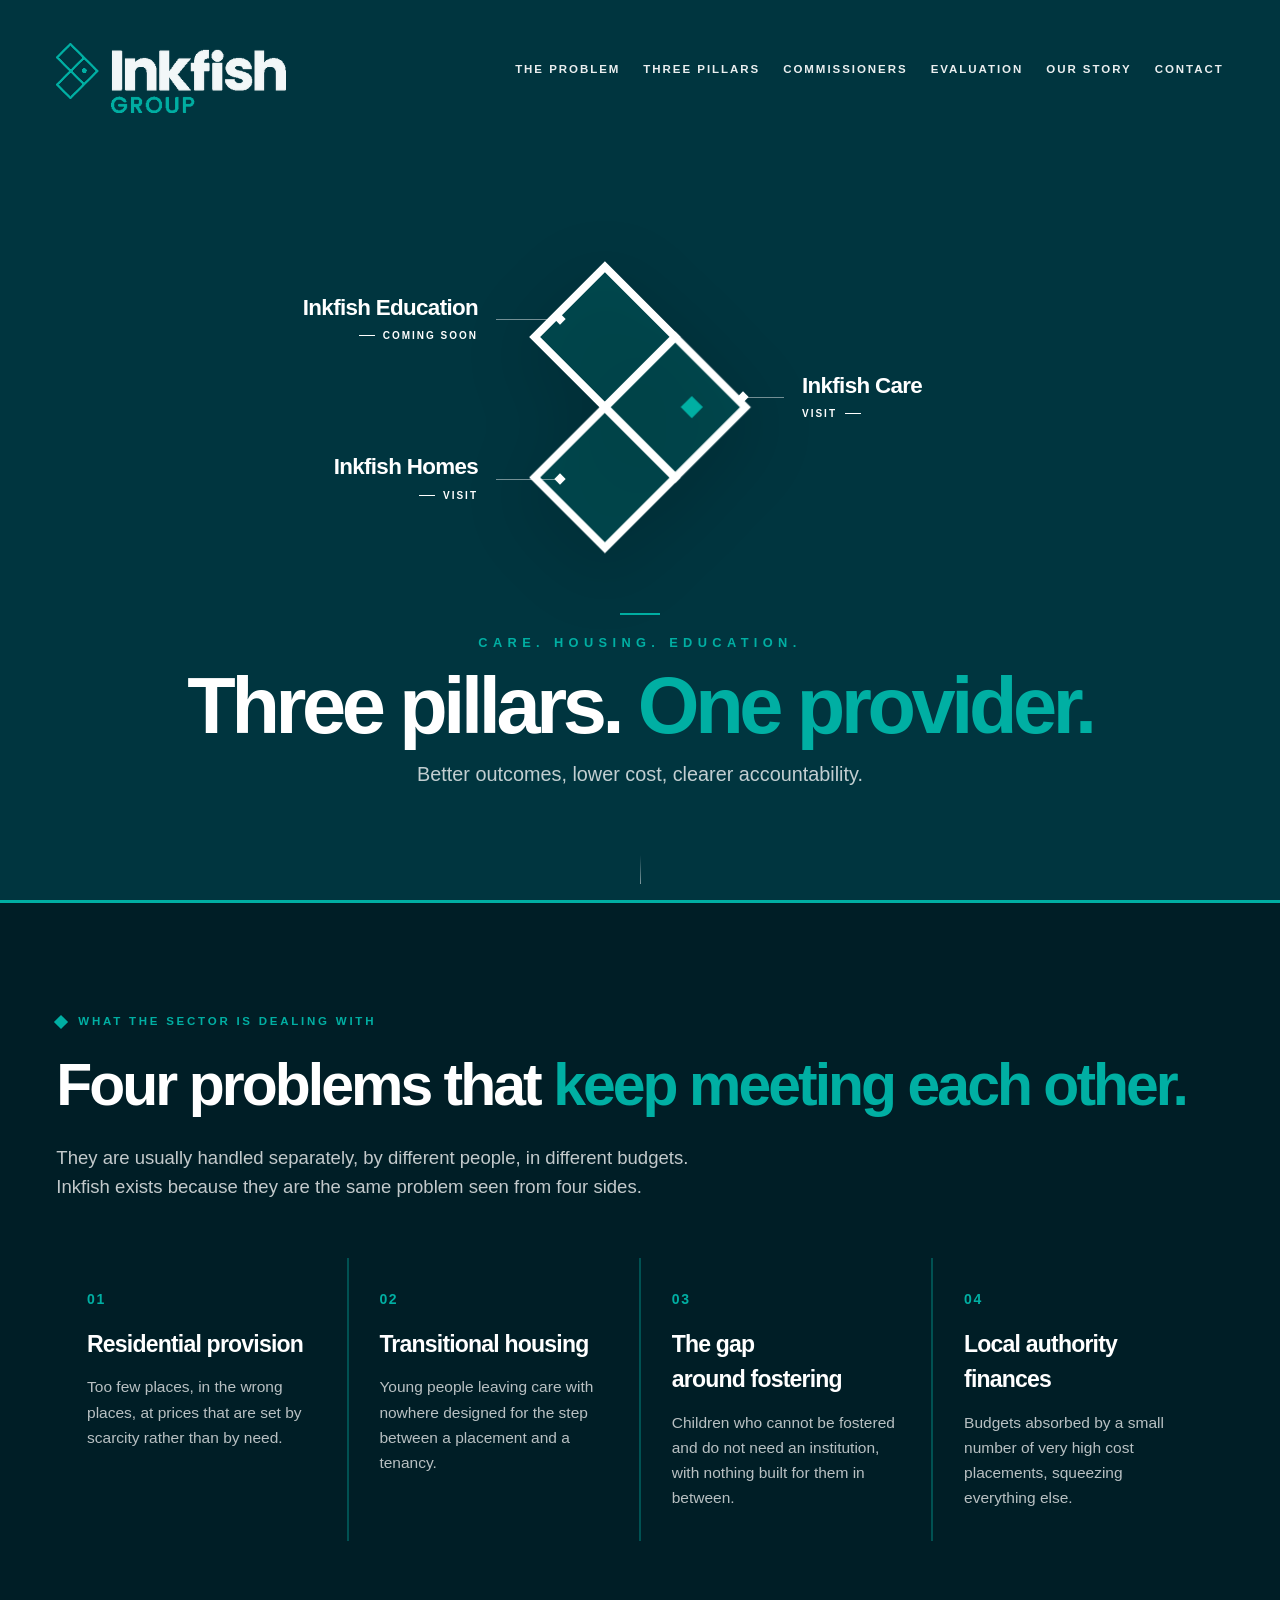
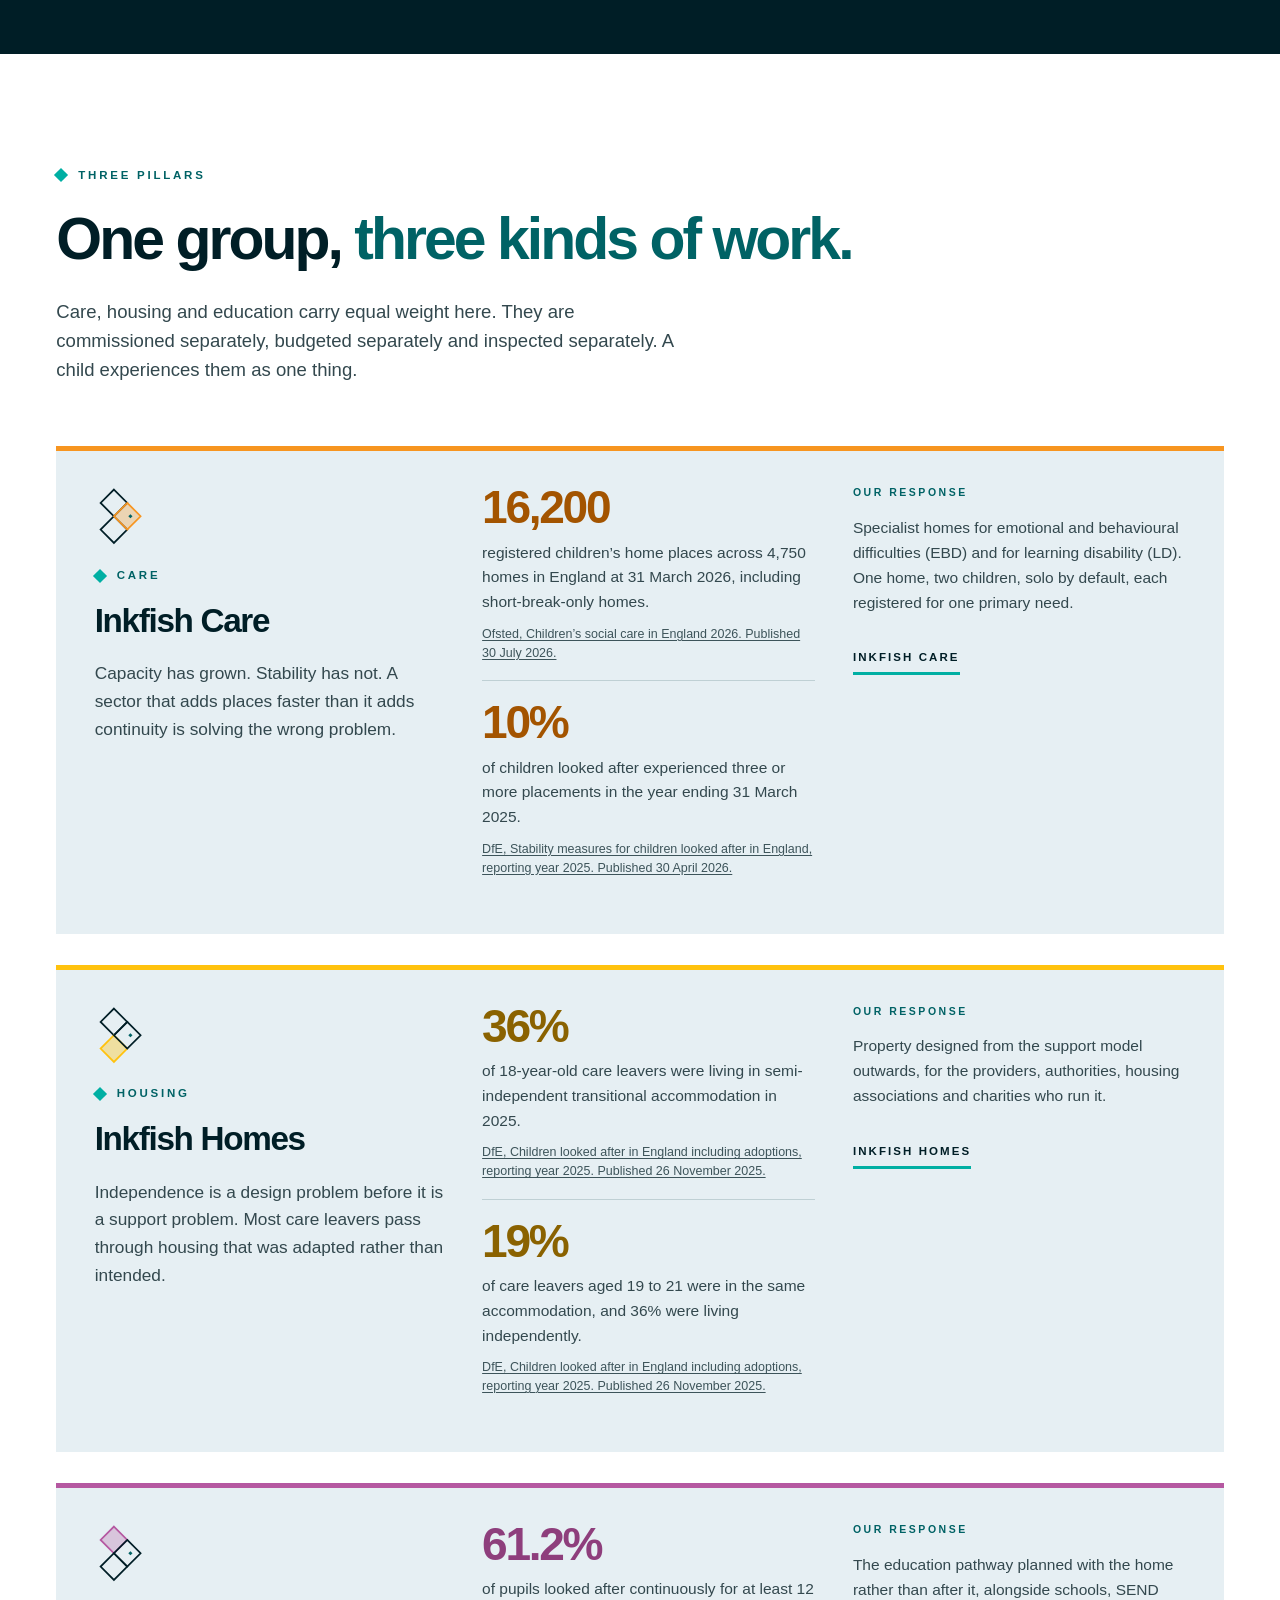
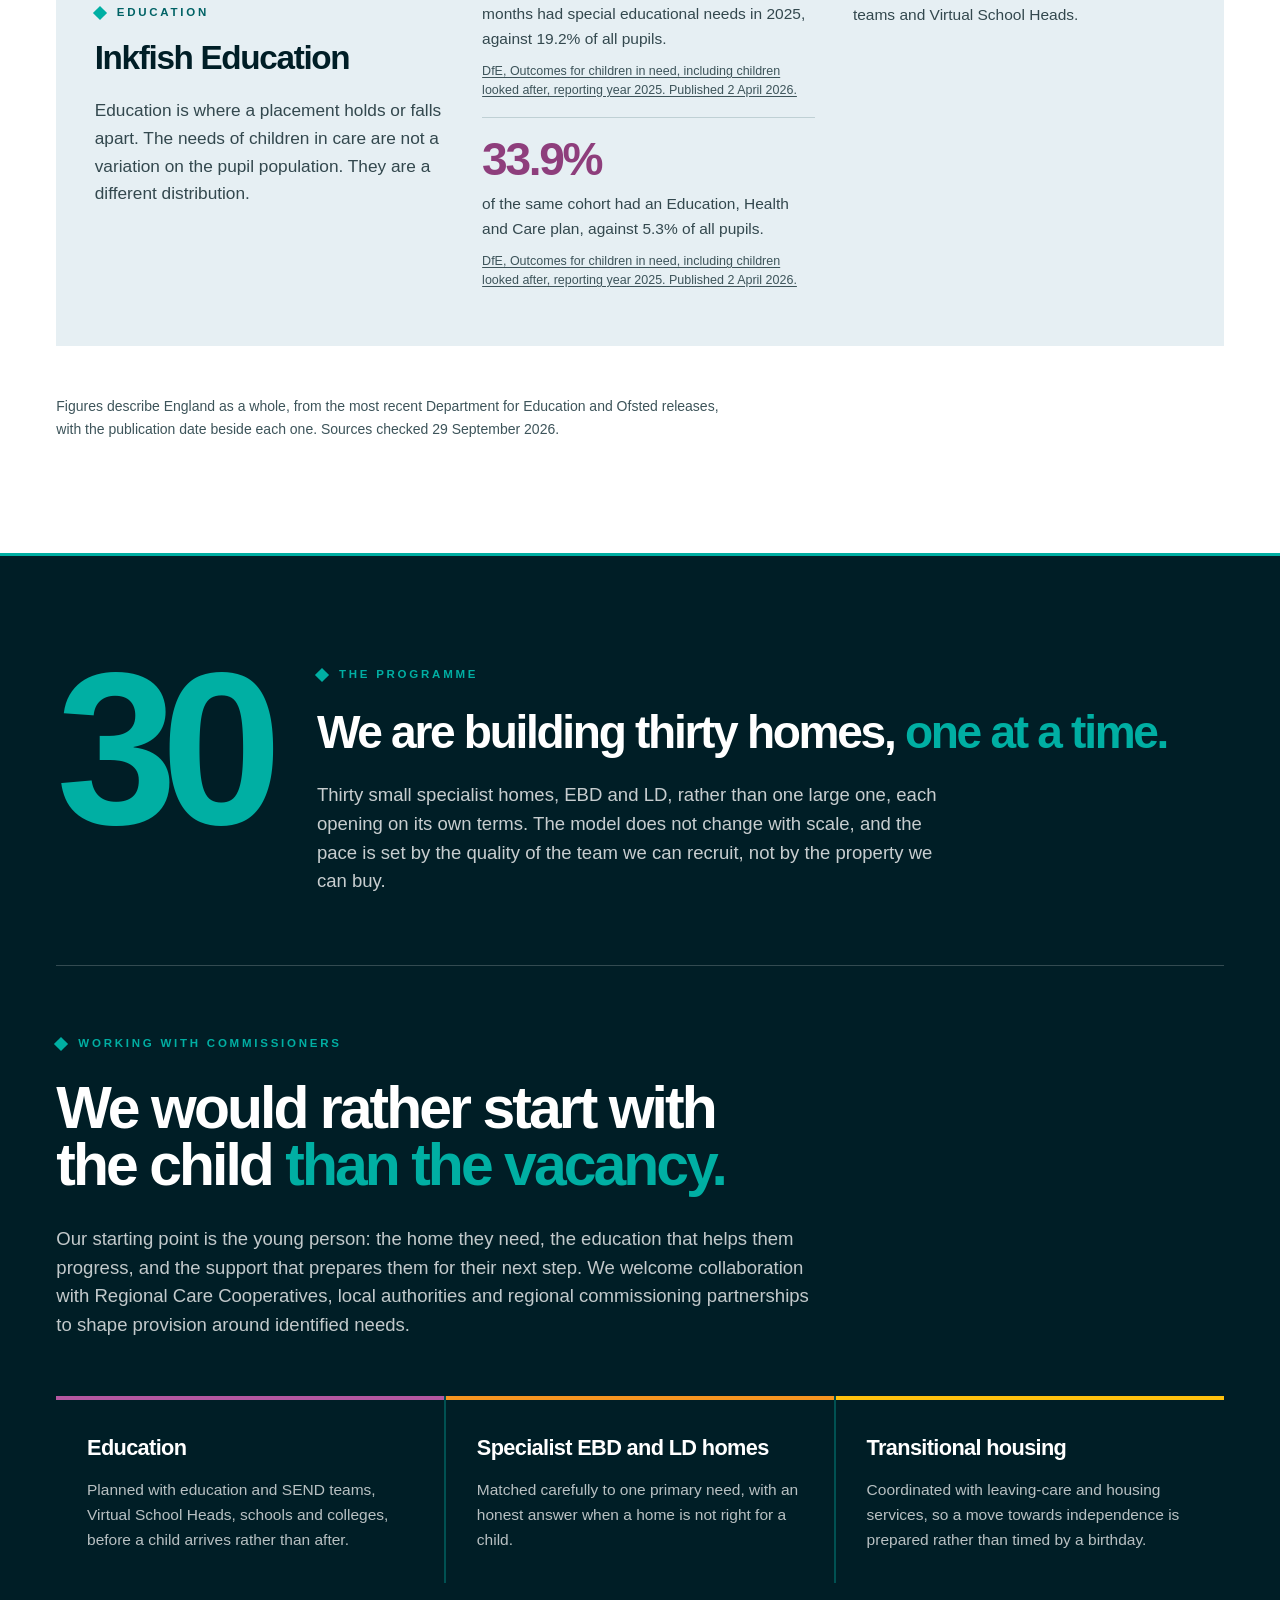
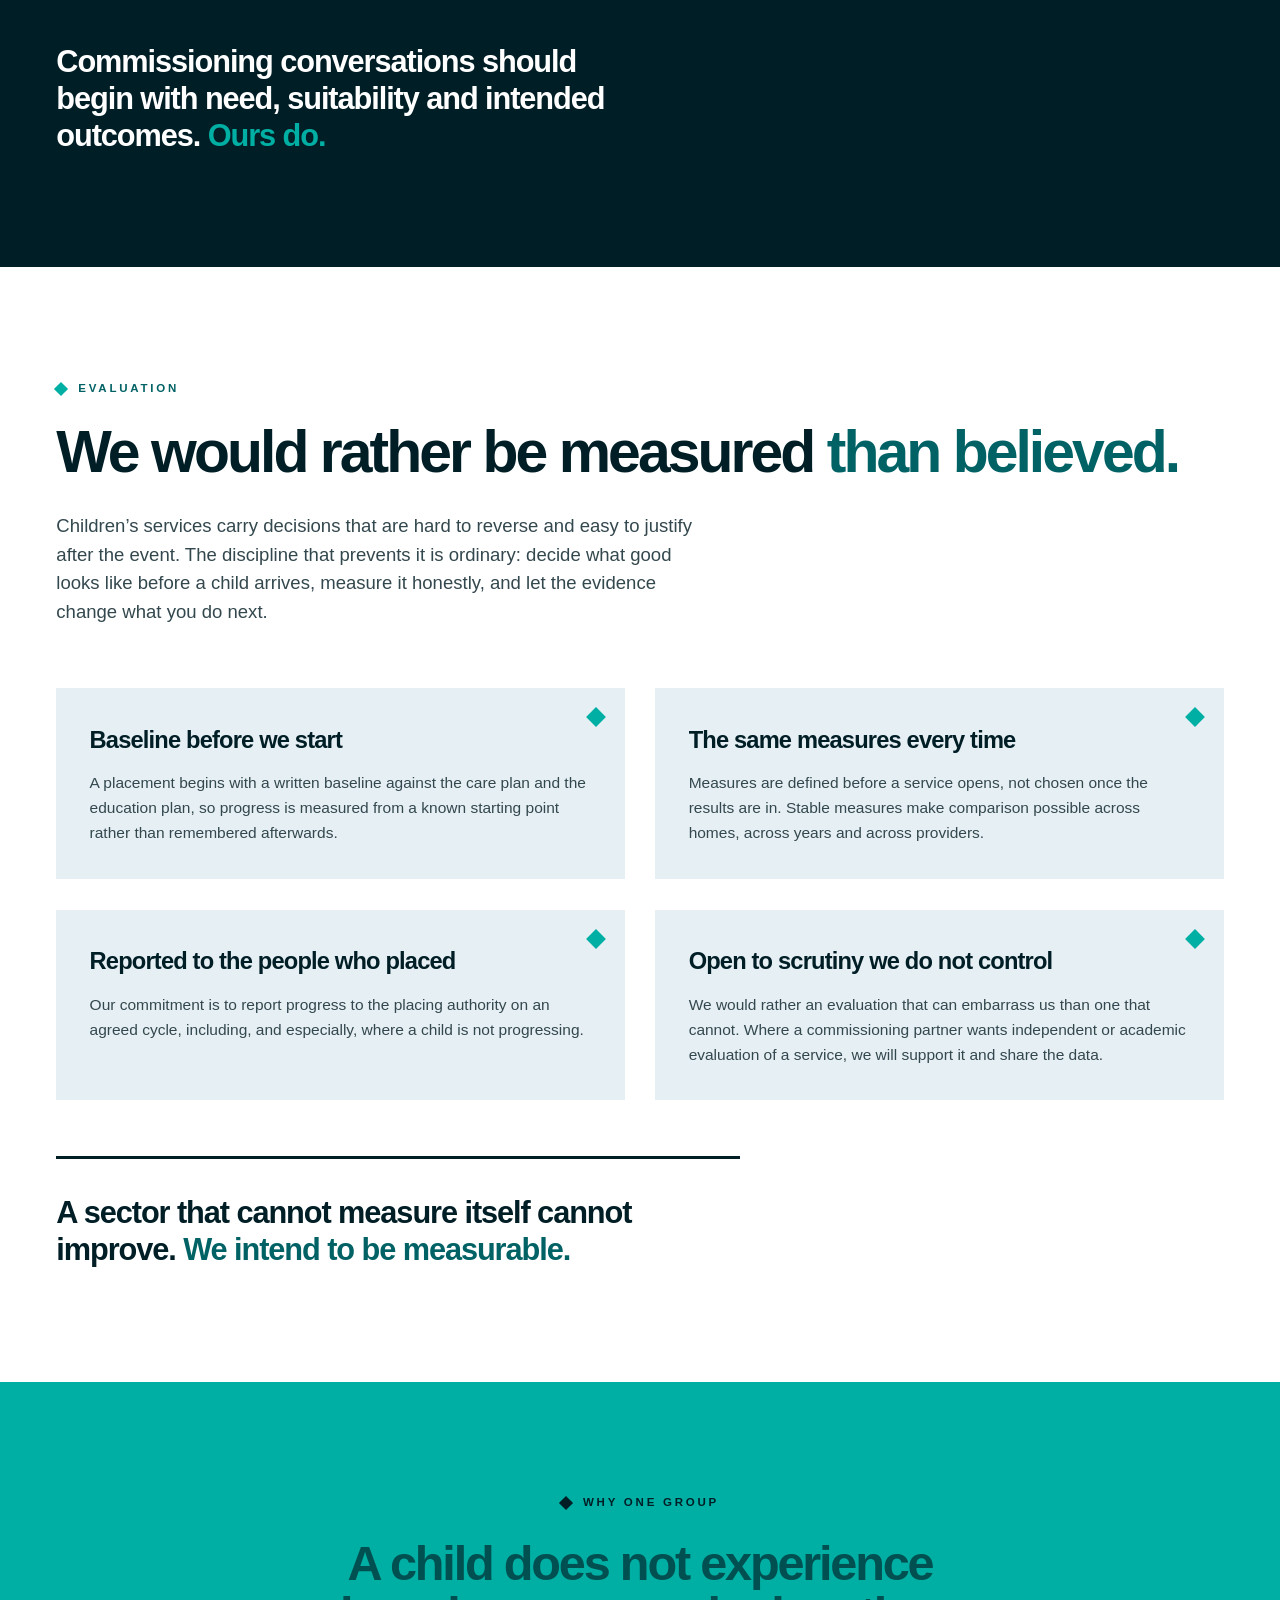
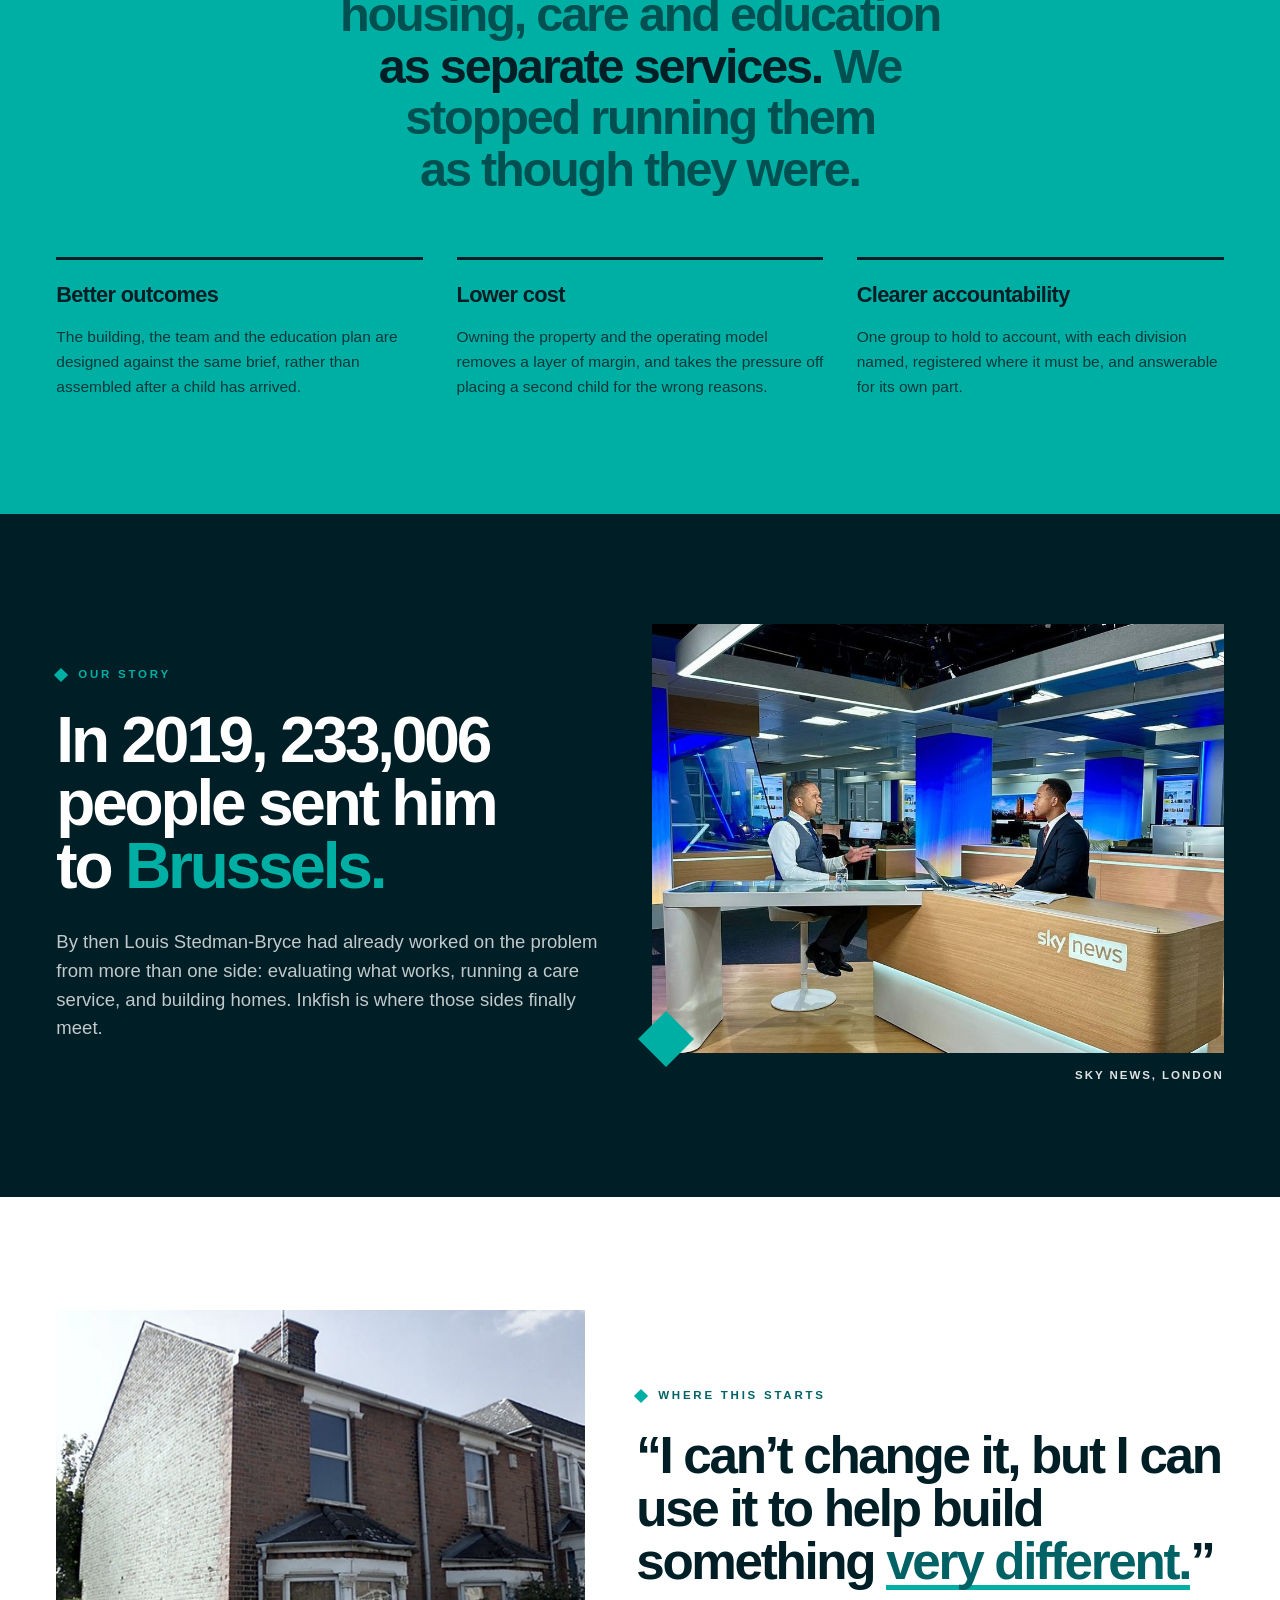
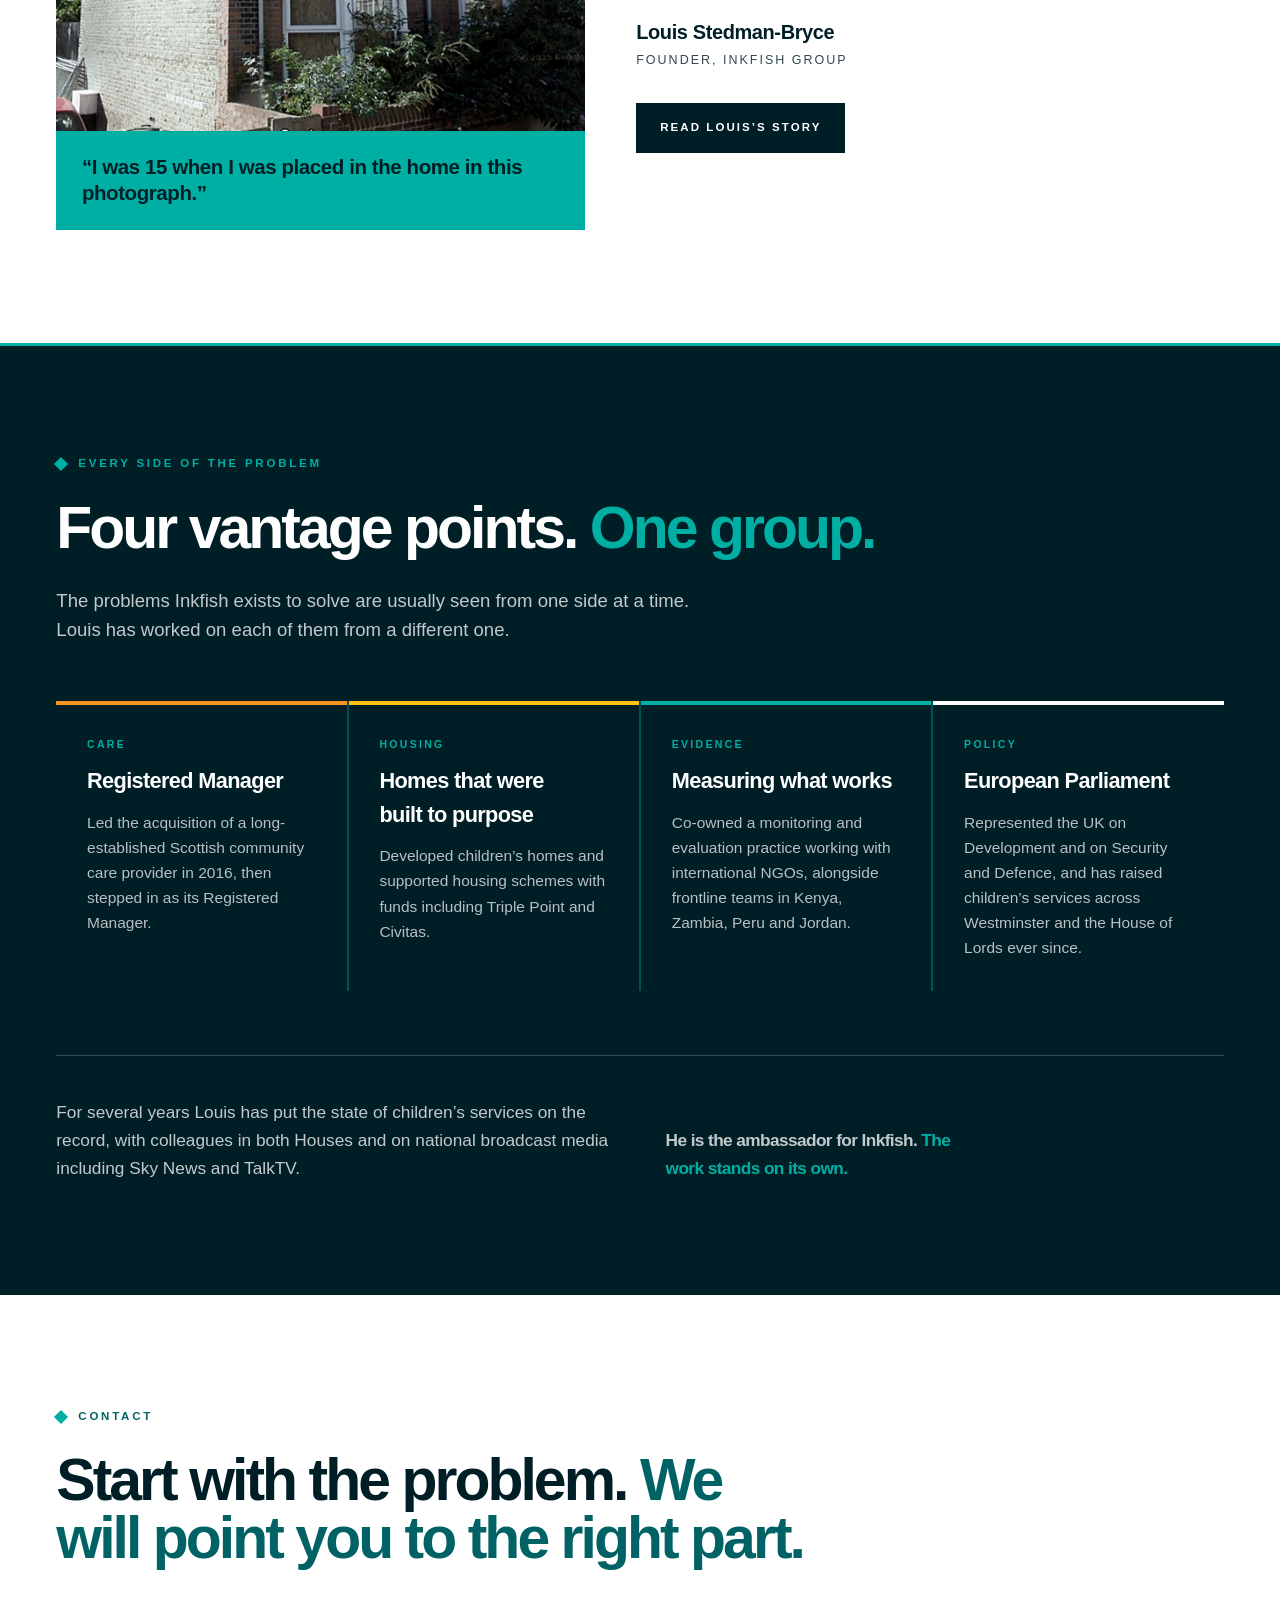
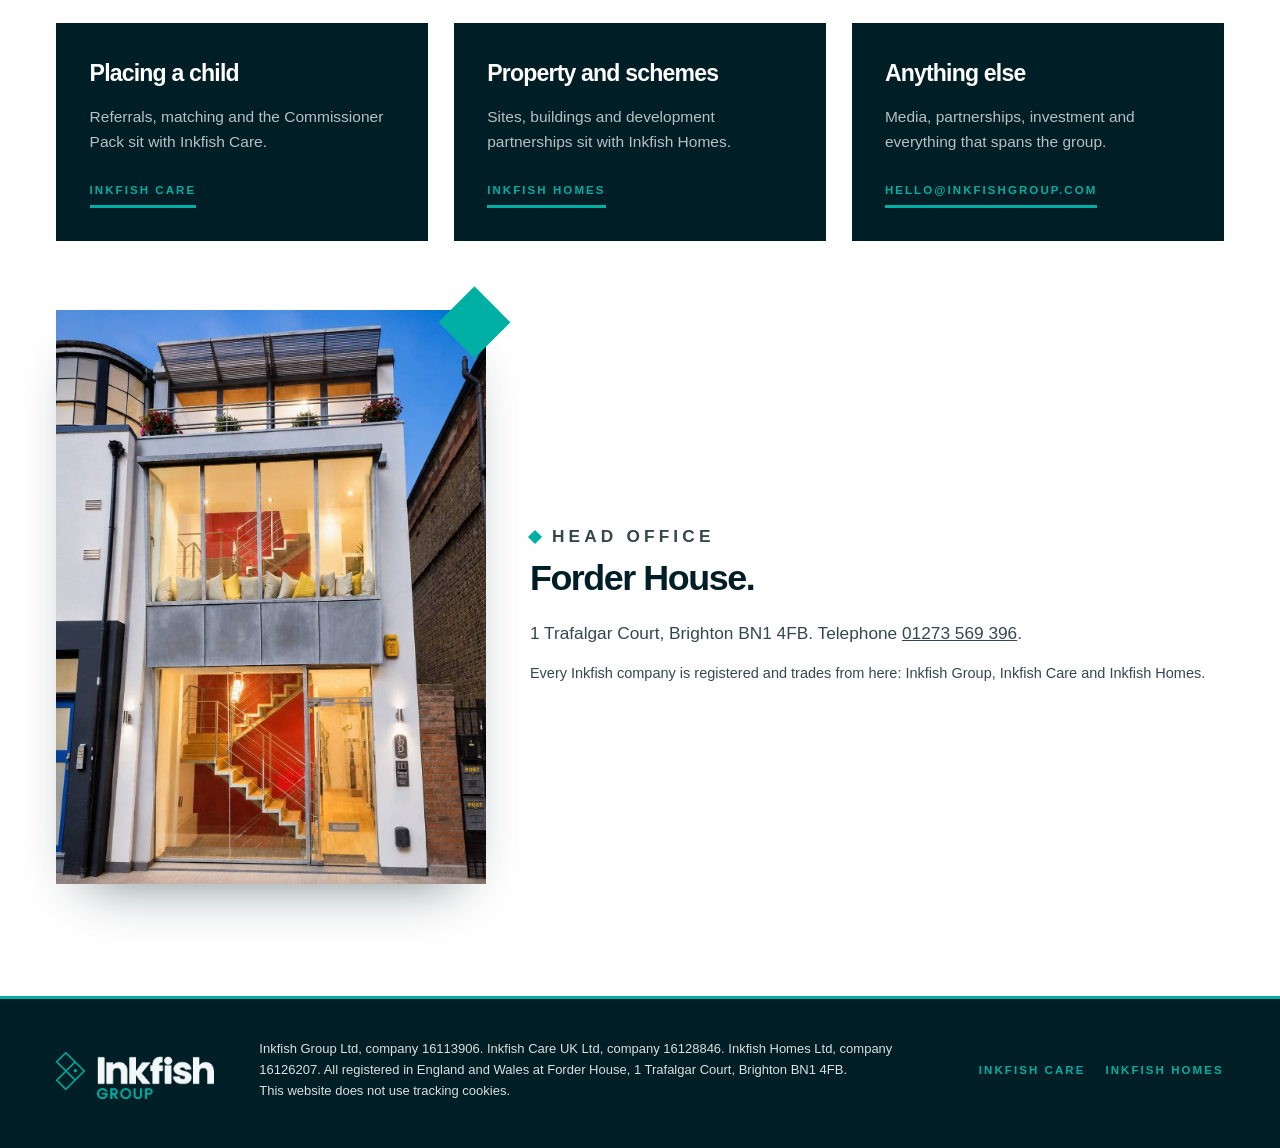
<file: index.html>
<!doctype html>
<html lang="en-GB">
<head>
<meta charset="utf-8">
<meta name="viewport" content="width=device-width, initial-scale=1, viewport-fit=cover">
<title>Inkfish Group | Care, housing and education</title>
<meta name="description" content="Inkfish Group brings care, housing and education together for children and young people. Three pillars. One provider.">
<link rel="canonical" href="https://inkfishgroup.com/">
<meta name="robots" content="index, follow, max-image-preview:large">
<meta name="google-site-verification" content="EkApMpMq0-fE5QP3zp8qCqHKcUMPx9ortOsGmaYwu4o">
<meta name="theme-color" content="#00353F">
<meta name="color-scheme" content="light">
<meta property="og:type" content="website">
<meta property="og:site_name" content="Inkfish Group">
<meta property="og:locale" content="en_GB">
<meta property="og:title" content="Inkfish Group | Care, housing and education">
<meta property="og:description" content="Inkfish Group brings care, housing and education together for children and young people. Three pillars. One provider.">
<meta property="og:url" content="https://inkfishgroup.com/">
<meta property="og:image" content="https://inkfishgroup.com/assets/images/louis-sky-news.jpg">
<meta property="og:image:alt" content="Louis Stedman-Bryce being interviewed in the Sky News studio">
<meta property="og:image:width" content="1000">
<meta property="og:image:height" content="1333">
<meta name="twitter:card" content="summary_large_image">
<meta name="twitter:title" content="Inkfish Group | Care, housing and education">
<meta name="twitter:description" content="Inkfish Group brings care, housing and education together for children and young people. Three pillars. One provider.">
<meta name="twitter:image" content="https://inkfishgroup.com/assets/images/louis-sky-news.jpg">
<meta name="twitter:image:alt" content="Louis Stedman-Bryce being interviewed in the Sky News studio">
<link rel="icon" href="assets/images/inkfish-diamond-mark.png" type="image/png">
<link rel="apple-touch-icon" href="assets/images/inkfish-diamond-mark.png">
<link rel="manifest" href="site.webmanifest">
<link rel="stylesheet" href="assets/css/style.css">
<script type="application/ld+json">
{
  "@context": "https://schema.org",
  "@graph": [
    {
      "@type": "Organization",
      "@id": "https://inkfishgroup.com/#organization",
      "name": "Inkfish Group",
      "legalName": "Inkfish Group Ltd",
      "url": "https://inkfishgroup.com/",
      "logo": "https://inkfishgroup.com/assets/images/inkfish-diamond-mark.png",
      "email": "hello@inkfishgroup.com",
      "telephone": "+441273569396",
      "address": {
        "@type": "PostalAddress",
        "streetAddress": "Forder House, 1 Trafalgar Court",
        "addressLocality": "Brighton",
        "postalCode": "BN1 4FB",
        "addressCountry": "GB"
      },
      "subOrganization": [
        { "@type": "Organization", "name": "Inkfish Care", "url": "https://www.inkfishcare.com" },
        { "@type": "Organization", "name": "Inkfish Homes", "url": "https://www.inkfishhomes.com" },
        { "@type": "Organization", "name": "Inkfish Education" }
      ]
    },
    {
      "@type": "WebSite",
      "@id": "https://inkfishgroup.com/#website",
      "name": "Inkfish Group",
      "url": "https://inkfishgroup.com/",
      "inLanguage": "en-GB",
      "publisher": { "@id": "https://inkfishgroup.com/#organization" },
      "description": "Inkfish Group brings care, housing and education together for children and young people."
    }
  ]
}
</script>
</head>
<body>
<a class="skip" href="#main">Skip to content</a>
<div class="site">
<header class="hero" id="hero">
<div class="paper"></div>
<div class="rail">
<a class="rl" href="#hero"><span class="vh">Inkfish Group</span><span class="lk lk-header" aria-hidden="true"><i class="d"></i><span class="tx"><i class="w w-group"></i><i class="s s-group"></i></span></span></a>
<button type="button" class="nav-toggle" aria-expanded="false" aria-controls="site-nav">Menu</button>
<nav class="nv" id="site-nav" aria-label="Primary">
<a href="#sector">The problem</a>
<a href="#pillars">Three pillars</a>
<a href="#commissioners">Commissioners</a>
<a href="#evidence">Evaluation</a>
<a href="#story">Our story</a>
<a href="#contact">Contact</a>
</nav>
</div>
<div class="hin">
<div class="stage" id="stage">
<a class="tg tg-care" href="https://www.inkfishcare.com" rel="noopener noreferrer" data-piece="care"><span class="tg-n">Inkfish Care</span><span class="tg-c">Visit<i aria-hidden="true"></i></span></a>
<a class="tg tg-homes" href="https://www.inkfishhomes.com" rel="noopener noreferrer" data-piece="homes"><span class="tg-n">Inkfish Homes</span><span class="tg-c">Visit<i aria-hidden="true"></i></span></a>
<a class="tg tg-edu" href="#pillars" data-piece="edu"><span class="tg-n">Inkfish Education</span><span class="tg-c">Coming soon<i aria-hidden="true"></i></span></a>
<div class="mkh">
<svg class="mk big build" viewBox="-92 -92 146 184">
<a class="pl-a" href="#pillars" data-piece="edu" aria-label="Inkfish Education"><g class="pc pc-edu"><polygon points="-38,-76 0,-38 -38,0 -76,-38" pathLength="1"/></g></a>
<a class="pl-a" href="https://www.inkfishhomes.com" data-piece="homes" rel="noopener noreferrer" aria-label="Inkfish Homes"><g class="pc pc-homes"><polygon points="-38,0 0,38 -38,76 -76,38" pathLength="1"/></g></a>
<a class="pl-a" href="https://www.inkfishcare.com" data-piece="care" rel="noopener noreferrer" aria-label="Inkfish Care"><g class="pc pc-care"><polygon points="0,-38 38,0 0,38 -38,0" pathLength="1"/></g></a>
<polygon class="dot" points="9,-6 15,0 9,6 3,0"/>
<polygon class="ripple" points="0,-44 44,0 0,44 -44,0"/>
</svg>
</div>
</div>
<div class="words">
<p class="l1">Care. Housing. Education.</p>
<h1 class="l2">Three pillars. <em>One provider.</em></h1>
<p class="l3">Better outcomes, lower cost, clearer accountability.</p>
</div>
</div>
<span class="scr" aria-hidden="true"></span>
</header>
<main id="main" tabindex="-1">
<section class="sec ink2" id="sector" aria-labelledby="sector-title">
<div class="in">
<p class="eye">What the sector is dealing with</p>
<h2 class="h" id="sector-title">Four problems that <em>keep meeting each other.</em></h2>
<p class="lead">They are usually handled separately, by different people, in different budgets. Inkfish exists because they are the same problem seen from four sides.</p>
<div class="scs">
<div class="sc"><b>01</b><h3>Residential provision</h3><p>Too few places, in the wrong places, at prices that are set by scarcity rather than by need.</p></div>
<div class="sc"><b>02</b><h3>Transitional housing</h3><p>Young people leaving care with nowhere designed for the step between a placement and a tenancy.</p></div>
<div class="sc"><b>03</b><h3>The gap around fostering</h3><p>Children who cannot be fostered and do not need an institution, with nothing built for them in between.</p></div>
<div class="sc"><b>04</b><h3>Local authority finances</h3><p>Budgets absorbed by a small number of very high cost placements, squeezing everything else.</p></div>
</div>
</div>
</section>
<section class="sec pap" id="pillars" aria-labelledby="pillars-title">
<div class="in">
<p class="eye">Three pillars</p>
<h2 class="h" id="pillars-title">One group, <em>three kinds of work.</em></h2>
<p class="lead">Care, housing and education carry equal weight here. They are commissioned separately, budgeted separately and inspected separately. A child experiences them as one thing.</p>
<div class="dvns">
<article class="dvn dvn-care">
<span class="dvn-rule" aria-hidden="true"></span>
<div class="dvn-a">
<span class="dvn-mk" aria-hidden="true"><svg class="mk sm" viewBox="-92 -92 146 184" focusable="false"><g class="pc pc-edu"><polygon points="-38,-76 0,-38 -38,0 -76,-38" pathLength="1"/></g><g class="pc pc-homes"><polygon points="-38,0 0,38 -38,76 -76,38" pathLength="1"/></g><g class="pc pc-care"><polygon points="0,-38 38,0 0,38 -38,0" pathLength="1"/></g><polygon class="dot" points="9,-6 15,0 9,6 3,0"/><polygon class="ripple" points="0,-44 44,0 0,44 -44,0"/></svg></span>
<p class="eye">Care</p>
<h3>Inkfish Care</h3>
<p class="dvn-lead">Capacity has grown. Stability has not. A sector that adds places faster than it adds continuity is solving the wrong problem.</p>
</div>
<div class="dvn-b">
<div class="ev"><b>16,200</b><p>registered children’s home places across 4,750 homes in England at 31 March 2026, including short-break-only homes.</p><small><a href="https://www.gov.uk/government/statistics/childrens-social-care-in-england-2026" rel="noopener noreferrer">Ofsted, Children’s social care in England 2026. Published 30 July 2026.</a></small></div>
<div class="ev"><b>10%</b><p>of children looked after experienced three or more placements in the year ending 31 March 2025.</p><small><a href="https://explore-education-statistics.service.gov.uk/find-statistics/stability-measures-for-children-looked-after-in-england/2025" rel="noopener noreferrer">DfE, Stability measures for children looked after in England, reporting year 2025. Published 30 April 2026.</a></small></div>
</div>
<div class="dvn-c">
<p class="dvn-lbl">Our response</p>
<p class="dvn-do">Specialist homes for emotional and behavioural difficulties (EBD) and for learning disability (LD). One home, two children, solo by default, each registered for one primary need.</p>
<a class="dv-go" href="https://www.inkfishcare.com" rel="noopener noreferrer">Inkfish Care</a>
</div>
</article>
<article class="dvn dvn-homes">
<span class="dvn-rule" aria-hidden="true"></span>
<div class="dvn-a">
<span class="dvn-mk" aria-hidden="true"><svg class="mk sm" viewBox="-92 -92 146 184" focusable="false"><g class="pc pc-edu"><polygon points="-38,-76 0,-38 -38,0 -76,-38" pathLength="1"/></g><g class="pc pc-homes"><polygon points="-38,0 0,38 -38,76 -76,38" pathLength="1"/></g><g class="pc pc-care"><polygon points="0,-38 38,0 0,38 -38,0" pathLength="1"/></g><polygon class="dot" points="9,-6 15,0 9,6 3,0"/><polygon class="ripple" points="0,-44 44,0 0,44 -44,0"/></svg></span>
<p class="eye">Housing</p>
<h3>Inkfish Homes</h3>
<p class="dvn-lead">Independence is a design problem before it is a support problem. Most care leavers pass through housing that was adapted rather than intended.</p>
</div>
<div class="dvn-b">
<div class="ev"><b>36%</b><p>of 18-year-old care leavers were living in semi-independent transitional accommodation in 2025.</p><small><a href="https://explore-education-statistics.service.gov.uk/find-statistics/children-looked-after-in-england-including-adoptions" rel="noopener noreferrer">DfE, Children looked after in England including adoptions, reporting year 2025. Published 26 November 2025.</a></small></div>
<div class="ev"><b>19%</b><p>of care leavers aged 19 to 21 were in the same accommodation, and 36% were living independently.</p><small><a href="https://explore-education-statistics.service.gov.uk/find-statistics/children-looked-after-in-england-including-adoptions" rel="noopener noreferrer">DfE, Children looked after in England including adoptions, reporting year 2025. Published 26 November 2025.</a></small></div>
</div>
<div class="dvn-c">
<p class="dvn-lbl">Our response</p>
<p class="dvn-do">Property designed from the support model outwards, for the providers, authorities, housing associations and charities who run it.</p>
<a class="dv-go" href="https://www.inkfishhomes.com" rel="noopener noreferrer">Inkfish Homes</a>
</div>
</article>
<article class="dvn dvn-edu">
<span class="dvn-rule" aria-hidden="true"></span>
<div class="dvn-a">
<span class="dvn-mk" aria-hidden="true"><svg class="mk sm" viewBox="-92 -92 146 184" focusable="false"><g class="pc pc-edu"><polygon points="-38,-76 0,-38 -38,0 -76,-38" pathLength="1"/></g><g class="pc pc-homes"><polygon points="-38,0 0,38 -38,76 -76,38" pathLength="1"/></g><g class="pc pc-care"><polygon points="0,-38 38,0 0,38 -38,0" pathLength="1"/></g><polygon class="dot" points="9,-6 15,0 9,6 3,0"/><polygon class="ripple" points="0,-44 44,0 0,44 -44,0"/></svg></span>
<p class="eye">Education</p>
<h3>Inkfish Education</h3>
<p class="dvn-lead">Education is where a placement holds or falls apart. The needs of children in care are not a variation on the pupil population. They are a different distribution.</p>
</div>
<div class="dvn-b">
<div class="ev"><b>61.2%</b><p>of pupils looked after continuously for at least 12 months had special educational needs in 2025, against 19.2% of all pupils.</p><small><a href="https://explore-education-statistics.service.gov.uk/find-statistics/outcomes-for-children-in-need-including-children-looked-after-by-local-authorities-in-england/2025" rel="noopener noreferrer">DfE, Outcomes for children in need, including children looked after, reporting year 2025. Published 2 April 2026.</a></small></div>
<div class="ev"><b>33.9%</b><p>of the same cohort had an Education, Health and Care plan, against 5.3% of all pupils.</p><small><a href="https://explore-education-statistics.service.gov.uk/find-statistics/outcomes-for-children-in-need-including-children-looked-after-by-local-authorities-in-england/2025" rel="noopener noreferrer">DfE, Outcomes for children in need, including children looked after, reporting year 2025. Published 2 April 2026.</a></small></div>
</div>
<div class="dvn-c">
<p class="dvn-lbl">Our response</p>
<p class="dvn-do">The education pathway planned with the home rather than after it, alongside schools, SEND teams and Virtual School Heads.</p>
</div>
</article>
</div>
<p class="ev-note">Figures describe England as a whole, from the most recent Department for Education and Ofsted releases, with the publication date beside each one. Sources checked 29 September 2026.</p>
</div>
</section>
<section class="sec ink2 cm" id="commissioners" aria-labelledby="commissioners-title">
<div class="in">
<div class="prog">
<div class="prog-n"><b>30</b></div>
<div class="prog-t">
<p class="eye">The programme</p>
<h2 class="prog-h">We are building thirty homes, <em>one at a time.</em></h2>
<p class="prog-l">Thirty small specialist homes, EBD and LD, rather than one large one, each opening on its own terms. The model does not change with scale, and the pace is set by the quality of the team we can recruit, not by the property we can buy.</p>
</div>
</div>
<p class="eye cm-eye">Working with commissioners</p>
<h2 class="h" id="commissioners-title">We would rather start with the child <em>than the vacancy.</em></h2>
<p class="lead">Our starting point is the young person: the home they need, the education that helps them progress, and the support that prepares them for their next step. We welcome collaboration with Regional Care Cooperatives, local authorities and regional commissioning partnerships to shape provision around identified needs.</p>
<div class="strands">
<div class="st-edu"><h3>Education</h3><p>Planned with education and SEND teams, Virtual School Heads, schools and colleges, before a child arrives rather than after.</p></div>
<div class="st-care"><h3>Specialist EBD and LD homes</h3><p>Matched carefully to one primary need, with an honest answer when a home is not right for a child.</p></div>
<div class="st-homes"><h3>Transitional housing</h3><p>Coordinated with leaving-care and housing services, so a move towards independence is prepared rather than timed by a birthday.</p></div>
</div>
<p class="cm-end">Commissioning conversations should begin with need, suitability and intended outcomes. <span>Ours do.</span></p>
</div>
</section>
<section class="sec pap" id="evidence" aria-labelledby="evidence-title">
<div class="in">
<p class="eye">Evaluation</p>
<h2 class="h" id="evidence-title">We would rather be measured <em>than believed.</em></h2>
<p class="lead">Children’s services carry decisions that are hard to reverse and easy to justify after the event. The discipline that prevents it is ordinary: decide what good looks like before a child arrives, measure it honestly, and let the evidence change what you do next.</p>
<div class="evxs">
<div class="evx"><span class="evx-d" aria-hidden="true"></span><h3>Baseline before we start</h3><p>A placement begins with a written baseline against the care plan and the education plan, so progress is measured from a known starting point rather than remembered afterwards.</p></div>
<div class="evx"><span class="evx-d" aria-hidden="true"></span><h3>The same measures every time</h3><p>Measures are defined before a service opens, not chosen once the results are in. Stable measures make comparison possible across homes, across years and across providers.</p></div>
<div class="evx"><span class="evx-d" aria-hidden="true"></span><h3>Reported to the people who placed</h3><p>Our commitment is to report progress to the placing authority on an agreed cycle, including, and especially, where a child is not progressing.</p></div>
<div class="evx"><span class="evx-d" aria-hidden="true"></span><h3>Open to scrutiny we do not control</h3><p>We would rather an evaluation that can embarrass us than one that cannot. Where a commissioning partner wants independent or academic evaluation of a service, we will support it and share the data.</p></div>
</div>
<p class="cm-end dark">A sector that cannot measure itself cannot improve. <span>We intend to be measurable.</span></p>
</div>
</section>
<section class="sec teal" id="why" aria-labelledby="why-title">
<div class="in mid">
<p class="eye">Why one group</p>
<h2 class="big" id="why-title">A child does not experience housing, care and education <em>as separate services.</em> We stopped running them as though they were.</h2>
<div class="stx">
<div><h3>Better outcomes</h3><p>The building, the team and the education plan are designed against the same brief, rather than assembled after a child has arrived.</p></div>
<div><h3>Lower cost</h3><p>Owning the property and the operating model removes a layer of margin, and takes the pressure off placing a second child for the wrong reasons.</p></div>
<div><h3>Clearer accountability</h3><p>One group to hold to account, with each division named, registered where it must be, and answerable for its own part.</p></div>
</div>
</div>
</section>
<section class="sec ink2" id="story" aria-labelledby="story-title">
<div class="in">
<div class="sy">
<div>
<p class="eye">Our story</p>
<h2 class="h" id="story-title">In 2019, 233,006 people sent him to <em>Brussels.</em></h2>
<p class="lead">By then Louis Stedman-Bryce had already worked on the problem from more than one side: evaluating what works, running a care service, and building homes. Inkfish is where those sides finally meet.</p>
</div>
<figure class="sy-pic">
<div class="sy-img"><img src="assets/images/louis-sky-news.jpg" width="1000" height="1333" alt="Louis Stedman-Bryce being interviewed in the Sky News studio" loading="lazy" decoding="async"></div>
<figcaption>Sky News, London</figcaption>
</figure>
</div>
</div>
</section>
<section class="sec pap" aria-labelledby="start-title">
<div class="in">
<div class="sq">
<figure class="sq-fig">
<div class="sq-ph"><img src="assets/images/louis-childhood-home.jpg" width="1204" height="958" alt="An end of terrace house with boarded up bay windows, the children’s home Louis was placed in at fifteen" loading="lazy" decoding="async"></div>
<figcaption class="sq-tag">“I was 15 when I was placed in the home in this photograph.”</figcaption>
</figure>
<div>
<h2 class="eye" id="start-title">Where this starts</h2>
<blockquote class="sq-big"><p>“I can’t change it, but I can use it to help build something <em>very different.</em>”</p></blockquote>
<p class="sq-by"><b>Louis Stedman-Bryce</b>Founder, Inkfish Group</p>
<button type="button" class="sq-btn" data-open="ln-dlg" aria-haspopup="dialog">Read Louis’s story</button>
</div>
</div>
</div>
</section>
<dialog class="ln-dlg" id="ln-dlg" aria-labelledby="ln-title">
<article class="ln">
<button type="button" class="ln-x" data-close aria-label="Close"></button>
<h2 class="eye" id="ln-title">A personal note from Louis</h2>
<img class="ln-img" src="assets/images/louis-childhood-home.jpg" width="1204" height="958" alt="The house Louis was placed in at fifteen, since demolished" loading="lazy" decoding="async">
<p>I was 15 when I was placed in the home in this photograph. It has since been demolished, but I still remember what it felt like to arrive there and realise this was now supposed to be my home.</p>
<p>That experience has never left me. I can’t change it, but I can use it to help build something very different.</p>
<p>What I understand now is that where a child lives, who looks after them and what they learn are decided by different people, in different budgets, at different times. The child experiences them as one life.</p>
<p>That is why Inkfish is more than a care company. Care, housing and education sit together here because they belong together. <b>But Inkfish isn’t about me. It’s about what we build together.</b></p>
<p>We want every home to feel like a home, every move towards independence to be planned rather than timed by a birthday, and every child’s education to be part of the plan from the start.</p>
<p class="ln-close">We can’t change what happened before a child reaches us.<br><span>But together, we can help change what happens next.</span></p>
<p class="ln-sig"><b>Louis Stedman-Bryce</b>Founder, Inkfish Group</p>
</article>
</dialog>
<section class="sec ink2" aria-labelledby="vantage-title">
<div class="in">
<p class="eye">Every side of the problem</p>
<h2 class="h" id="vantage-title">Four vantage points. <em>One group.</em></h2>
<p class="lead">The problems Inkfish exists to solve are usually seen from one side at a time. Louis has worked on each of them from a different one.</p>
<div class="strands four">
<div class="st-care"><small>Care</small><h3>Registered Manager</h3><p>Led the acquisition of a long-established Scottish community care provider in 2016, then stepped in as its Registered Manager.</p></div>
<div class="st-homes"><small>Housing</small><h3>Homes that were built to purpose</h3><p>Developed children’s homes and supported housing schemes with funds including Triple Point and Civitas.</p></div>
<div class="st-ev"><small>Evidence</small><h3>Measuring what works</h3><p>Co-owned a monitoring and evaluation practice working with international NGOs, alongside frontline teams in Kenya, Zambia, Peru and Jordan.</p></div>
<div class="st-voice"><small>Policy</small><h3>European Parliament</h3><p>Represented the UK on Development and on Security and Defence, and has raised children’s services across Westminster and the House of Lords ever since.</p></div>
</div>
<div class="sy-media">
<p>For several years Louis has put the state of children’s services on the record, with colleagues in both Houses and on national broadcast media including Sky News and TalkTV.</p>
<p class="cm-end">He is the ambassador for Inkfish. <span>The work stands on its own.</span></p>
</div>
</div>
</section>
<section class="sec pap" id="contact" aria-labelledby="contact-title">
<div class="in">
<p class="eye">Contact</p>
<h2 class="h" id="contact-title">Start with the problem. <em>We will point you to the right part.</em></h2>
<div class="cts">
<div class="ct"><h3>Placing a child</h3><p>Referrals, matching and the Commissioner Pack sit with Inkfish Care.</p><a href="https://www.inkfishcare.com" rel="noopener noreferrer">Inkfish Care</a></div>
<div class="ct"><h3>Property and schemes</h3><p>Sites, buildings and development partnerships sit with Inkfish Homes.</p><a href="https://www.inkfishhomes.com" rel="noopener noreferrer">Inkfish Homes</a></div>
<div class="ct"><h3>Anything else</h3><p>Media, partnerships, investment and everything that spans the group.</p><a href="mailto:hello@inkfishgroup.com">hello@inkfishgroup.com</a></div>
</div>
<div class="ho has-pic">
<figure class="ho-fig">
<img src="assets/images/forder-house-brighton.jpg" width="1100" height="1467" alt="Forder House, the Inkfish head office in Brighton" loading="lazy" decoding="async">
</figure>
<div class="ho-tx">
<p class="eye">Head office</p>
<h3>Forder House.</h3>
<address>
<p>1 Trafalgar Court, Brighton BN1 4FB. Telephone <a href="tel:+441273569396">01273 569 396</a>.</p>
</address>
<p class="ho-small">Every Inkfish company is registered and trades from here: Inkfish Group, Inkfish Care and Inkfish Homes.</p>
</div>
</div>
</div>
</section>
</main>
<footer class="ft">
<div class="in">
<div class="ft-b"><span class="lk lk-footer" aria-hidden="true"><i class="d"></i><span class="tx"><i class="w w-group"></i><i class="s s-group"></i></span></span></div>
<div class="ft-l">
<p>Inkfish Group Ltd, company 16113906. Inkfish Care UK Ltd, company 16128846. Inkfish Homes Ltd, company 16126207. All registered in England and Wales at Forder House, 1 Trafalgar Court, Brighton BN1 4FB.</p>
<p>This website does not use tracking cookies.</p>
</div>
<nav class="ft-n" aria-label="Divisions">
<a href="https://www.inkfishcare.com" rel="noopener noreferrer">Inkfish Care</a>
<a href="https://www.inkfishhomes.com" rel="noopener noreferrer">Inkfish Homes</a>
</nav>
</div>
</footer>
</div>
<script src="assets/js/main.js" defer></script>
</body>
</html>
</file>
<file: assets/css/style.css>
:root{color-scheme:light;box-sizing:border-box;padding-top:env(safe-area-inset-top,0px);padding-bottom:env(safe-area-inset-bottom,0px)}html{scroll-padding-top:env(safe-area-inset-top,0px)}body{margin:0;padding:0;font:14px -apple-system,BlinkMacSystemFont,sans-serif;background:#faf9f5;color:#141413}img{max-width:100%}[hidden]:not([hidden=until-found i]){display:none!important}

:root{
  --ink:#001E26; --ink2:#00262F; --teal:#00353F; --midTeal:#006265; --tealBold:#00AFA3;
  --care:#F79520; --homes:#FFC20E; --edu:#B558A1;
  --pcStroke:#FFFFFF;
  --white:#FFFFFF; --steel:#E6EFF3; --line:#BFD0D4; --slate:#33484E; --pale:rgba(255,255,255,.72);
  --f:"Helvetica Neue",Helvetica,Arial,sans-serif;
  --gut:clamp(20px,4.4vw,64px);
  --mkw:clamp(150px,30vh,300px);
}
@property --pcStroke{syntax:"<color>";inherits:true;initial-value:#FFFFFF}
*{box-sizing:border-box} html,body{margin:0}
html{scroll-behavior:smooth}
body{background:var(--ink);color:var(--ink);font-family:var(--f);font-size:16px;line-height:1.55;-webkit-font-smoothing:antialiased}
.site{max-width:1600px;margin:0 auto;position:relative;overflow:hidden;background:var(--ink)}
a{color:inherit} h1,h2,h3{text-wrap:balance}
:focus-visible{outline:3px solid var(--tealBold);outline-offset:3px;box-shadow:0 0 0 2px var(--ink)}
#main:focus{outline:none}
.skip{position:fixed;left:12px;top:12px;z-index:100;transform:translateY(-160%);background:#fff;color:var(--ink);padding:12px 16px;font-weight:700;text-decoration:none}
.skip:focus{transform:none}
.vh{position:absolute;width:1px;height:1px;padding:0;margin:-1px;overflow:hidden;clip:rect(0,0,0,0);white-space:nowrap;border:0}
address{font-style:normal}
.nav-toggle{display:none;align-items:center;justify-content:center;min-height:44px;min-width:44px;margin-left:auto;padding:10px 14px;border:1px solid rgba(255,255,255,.7);background:transparent;color:#fff;font:inherit;font-size:12px;font-weight:700;letter-spacing:.16em;text-transform:uppercase;cursor:pointer}

/* ---------- lockup ---------- */
.lk{display:flex;align-items:center;gap:11px}
.lk-header{--dw:44px;--tw:176px;--wc:#F2F7F8;--c:var(--tealBold)}
.lk-footer{--dw:30px;--tw:118px;--wc:#F2F7F8;--c:var(--tealBold)}
.lk .d{display:block;flex:none;width:var(--dw);height:calc(var(--dw)*1.274);background-color:var(--c);
  -webkit-mask:url("../images/inkfish-diamond-mark.png") center/contain no-repeat;mask:url("../images/inkfish-diamond-mark.png") center/contain no-repeat;mask-mode:alpha}
.lk .tx{position:relative;flex:none;width:var(--tw);height:calc(var(--tw)/2.06)}
.lk .tx i{position:absolute;inset:0;display:block;-webkit-mask-size:contain;mask-size:contain;
  -webkit-mask-repeat:no-repeat;mask-repeat:no-repeat;-webkit-mask-position:left center;mask-position:left center;mask-mode:alpha}
.lk .tx .w{background-color:var(--wc)} .lk .tx .s{background-color:var(--c)}
.w-care{-webkit-mask-image:url("../images/wordmark-inkfish.png");mask-image:url("../images/wordmark-inkfish.png")} .s-care{-webkit-mask-image:url("../images/wordmark-care.png");mask-image:url("../images/wordmark-care.png")}
.w-group{-webkit-mask-image:url("../images/wordmark-inkfish-group.png");mask-image:url("../images/wordmark-inkfish-group.png")} .s-group{-webkit-mask-image:url("../images/wordmark-group.png");mask-image:url("../images/wordmark-group.png")}
.s-homes{-webkit-mask-image:url("../images/wordmark-homes.png");mask-image:url("../images/wordmark-homes.png")}

/* ---------- hero: deep ink, lit from within ---------- */
.hero{position:relative;min-height:100svh;display:flex;flex-direction:column;overflow:hidden;color:#fff;
  padding-left:var(--gut);padding-right:var(--gut);background:var(--teal)}
.paper{position:absolute;inset:0;z-index:0;background:var(--teal)}

.rail{position:relative;z-index:6;display:flex;align-items:center;gap:26px;flex-wrap:wrap;
  padding-top:clamp(18px,2.2vw,28px);padding-bottom:clamp(8px,1vw,14px)}
.rl{text-decoration:none}
.nv{margin-left:auto;display:flex;gap:clamp(14px,1.8vw,28px);flex-wrap:wrap}
.nv a{display:inline-flex;align-items:center;min-height:44px;font-size:11.5px;font-weight:700;letter-spacing:.17em;text-transform:uppercase;text-decoration:none;
  color:rgba(255,255,255,.92);padding:6px 0;border-bottom:1.5px solid transparent;transition:color .25s ease,border-color .25s ease}
.nv a:hover{color:#fff;border-bottom-color:var(--tealBold)}

.hin{position:relative;z-index:5;margin:auto;width:100%;max-width:1180px;
  display:flex;flex-direction:column;align-items:center;padding-block:clamp(8px,2vh,28px)}

/* ---------- the stage ---------- */
.stage{position:relative;display:flex;justify-content:center;width:100%}
.mkh{position:relative;animation:swim 11s ease-in-out infinite 3.4s}
.mk.big{width:var(--mkw);height:auto;display:block;overflow:visible;
  filter:drop-shadow(0 18px 34px rgba(0,0,0,.42))}
@keyframes swim{0%,100%{transform:translate(0,0) rotate(0)}
  28%{transform:translate(4px,-8px) rotate(.9deg)}
  62%{transform:translate(-3px,6px) rotate(-.8deg)}}

.tg{position:absolute;z-index:6;display:flex;flex-direction:column;gap:3px;text-decoration:none;
  opacity:0;animation:tagin .8s ease forwards 2.4s;cursor:pointer}
.tg:focus,.tg:focus-visible{opacity:1;animation:none;transform:none}
.tg:focus::before,.tg:focus-visible::before{transform:scaleX(1);animation:none}
.tg:focus::after,.tg:focus-visible::after{transform:rotate(45deg) scale(1);animation:none}
.tg-n{font-size:clamp(18px,1.75vw,25px);font-weight:700;letter-spacing:-.03em;color:#fff;line-height:1.12;
  transition:color .3s ease}
.tg-c{display:inline-flex;align-items:center;gap:8px;margin-top:5px;font-size:10px;font-weight:700;
  letter-spacing:.2em;text-transform:uppercase;color:#fff}
.tg-c i{width:16px;height:1.5px;background:currentColor;transition:width .3s ease}
.tg:hover .tg-c i{width:30px}
.tg::before{content:"";position:absolute;top:50%;height:1px;background:rgba(255,255,255,.45);
  width:var(--lead);transform:scaleX(0);transition:background .3s ease;
  animation:leader .7s ease forwards 2.5s}
.tg::after{content:"";position:absolute;top:50%;width:8px;height:8px;margin-top:-4px;
  background:#fff;transform:rotate(45deg) scale(0);transition:background .3s ease;
  animation:node .5s cubic-bezier(.2,.9,.3,1.5) forwards 3s}
.tg-edu::before,.tg-homes::before{left:calc(100% + 18px);transform-origin:left}
.tg-care::before{right:calc(100% + 18px);transform-origin:right}
.tg-edu::after,.tg-homes::after{left:calc(100% + 18px + var(--lead) - 4px)}
.tg-care::after{right:calc(100% + 18px + var(--lead) - 4px)}
.tg{--lead:clamp(28px,5vw,92px)}
.tg-edu{right:calc(50% + var(--mkw) * .60);top:17%;align-items:flex-end;text-align:right}
.tg-homes{right:calc(50% + var(--mkw) * .60);top:64%;align-items:flex-end;text-align:right}
.tg-care{left:calc(50% + var(--mkw) * .60);top:40%;--lead:clamp(20px,3.2vw,56px)}
.tg-edu .tg-c,.tg-homes .tg-c{flex-direction:row-reverse}
@keyframes tagin{from{opacity:0;transform:translateY(10px)}to{opacity:1;transform:none}}
@keyframes leader{to{transform:scaleX(1)}}
@keyframes node{to{transform:rotate(45deg) scale(1)}}
.lit-care .tg-care .tg-n{color:var(--care)}
.lit-homes .tg-homes .tg-n{color:var(--homes)}
.lit-edu .tg-edu .tg-n{color:#D98CC6}
.lit-care .tg-care::before,.lit-care .tg-care::after{background:var(--care)}
.lit-homes .tg-homes::before,.lit-homes .tg-homes::after{background:var(--homes)}
.lit-edu .tg-edu::before,.lit-edu .tg-edu::after{background:var(--edu)}


.words{text-align:center;margin-top:clamp(24px,4vh,58px)}
.l1{margin:0;font-size:clamp(10.5px,1vw,13px);font-weight:700;letter-spacing:.42em;text-transform:uppercase;color:var(--tealBold)}
.l1::before{content:"";display:block;width:40px;height:2px;background:var(--tealBold);margin:0 auto clamp(14px,2vh,20px)}
.l2{margin:clamp(12px,1.8vh,22px) 0 0;font-size:clamp(38px,6.2vw,88px);line-height:.94;letter-spacing:-.055em;
  font-weight:700;color:#fff}
.l2 em{font-style:normal;color:var(--tealBold)}
.l3{margin:clamp(12px,1.8vh,20px) 0 0;font-size:clamp(15px,1.55vw,21px);line-height:1.5;color:rgba(255,255,255,.76)}
.scr{position:absolute;left:50%;bottom:16px;width:1px;height:clamp(18px,3.2vh,32px);z-index:5;
  background:linear-gradient(180deg,rgba(255,255,255,0),rgba(255,255,255,.5))}

/* ---------- the mark ---------- */
.mk .pc polygon{fill:rgba(0,175,163,.16);stroke:#FFFFFF;stroke-width:4.2;stroke-linejoin:miter;
  transition:fill .35s ease,stroke .35s ease}
.mk .dot{fill:var(--tealBold);transition:fill .35s ease}
.mk .ripple{fill:none;stroke:var(--tealBold);stroke-width:2.4;opacity:0}
.pl-a{cursor:pointer}
.pl-a .pc{transition:transform .4s cubic-bezier(.2,.9,.3,1.3)}
.mk.big .pl-a:hover .pc,.mk.big .pl-a:focus-visible .pc{transform:translateY(-7px)}

/* division lighting */
.lit-care .pc-care polygon{stroke:var(--care);fill:rgba(247,149,32,.9)}
.lit-homes .pc-homes polygon{stroke:var(--homes);fill:rgba(255,194,14,.9)}
.lit-edu .pc-edu polygon{stroke:var(--edu);fill:rgba(181,88,161,.85)}
.lit-care .dot,.lit-homes .dot{fill:var(--ink)}

/* the pillar cards, on white */
.pl .mk .pc polygon{stroke:var(--ink);stroke-width:5;fill:none}
.pl .mk .dot{fill:var(--midTeal)}
.pl-care .mk .pc-care polygon{stroke:var(--care);fill:rgba(247,149,32,.28)}
.pl-homes .mk .pc-homes polygon{stroke:var(--homes);fill:rgba(255,194,14,.34)}
.pl-edu .mk .pc-edu polygon{stroke:var(--edu);fill:rgba(181,88,161,.26)}

/* the build: the head slides in, then the two tail fins slide in behind it */
.mk.build .pc{opacity:0}
.mk.build .dot{opacity:0}
.mk.build.run .pc-care{animation:swish-c 1.25s cubic-bezier(.15,.85,.25,1) forwards .15s}
.mk.build.run .pc-homes{animation:swish-h 1.25s cubic-bezier(.15,.85,.25,1) forwards .45s}
.mk.build.run .pc-edu{animation:swish-e 1.25s cubic-bezier(.15,.85,.25,1) forwards .72s}
.mk.build.run .dot{animation:pop .7s cubic-bezier(.2,.9,.3,1.4) forwards 2.1s}
.mk.build.run .ripple{animation:ring 1.5s ease-out forwards 2.25s}
/* each part swishes in as a square, then turns into its place in the fish */
@keyframes swish-c{0%{opacity:0;transform:translateX(620px) rotate(45deg)}
  10%{opacity:1}
  58%{transform:translateX(96px) rotate(45deg)}
  100%{opacity:1;transform:translateX(0) rotate(0)}}
@keyframes swish-h{0%{opacity:0;transform:translate(-470px,320px) rotate(45deg)}
  10%{opacity:1}
  58%{transform:translate(-74px,50px) rotate(45deg)}
  100%{opacity:1;transform:translate(0,0) rotate(0)}}
@keyframes swish-e{0%{opacity:0;transform:translate(-470px,-320px) rotate(45deg)}
  10%{opacity:1}
  58%{transform:translate(-74px,-50px) rotate(45deg)}
  100%{opacity:1;transform:translate(0,0) rotate(0)}}
@keyframes pop{0%{opacity:0;transform:scale(.15)}70%{opacity:1;transform:scale(1.3)}100%{opacity:1;transform:scale(1)}}
@keyframes ring{0%{opacity:.8;transform:scale(.24)}100%{opacity:0;transform:scale(1.6)}}
.mk .pc,.mk .dot,.mk .ripple{transform-origin:center;transform-box:fill-box}

/* ---------- sections ---------- */
.sec{position:relative;padding-top:clamp(76px,8.8vw,140px);padding-bottom:clamp(76px,8.8vw,140px);
  padding-left:var(--gut);padding-right:var(--gut);overflow:hidden}
.sec.ink2{background:var(--ink);color:#fff}
.sec.ink2::before{content:"";position:absolute;left:0;right:0;top:0;height:3px;background:var(--tealBold)}
.sec.teal{background:var(--tealBold);color:var(--ink)}
.sec.pap{background:var(--white)}
.in{max-width:1180px;margin:0 auto;position:relative;z-index:2}
.in.mid{text-align:center}
.eye{display:flex;align-items:center;gap:12px;margin:0 0 clamp(18px,2vw,26px);font-size:11.5px;font-weight:700;
  letter-spacing:.24em;text-transform:uppercase;color:var(--midTeal)}
.eye::before{content:"";width:10px;height:10px;background:var(--tealBold);transform:rotate(45deg);flex:none}
.ink2 .eye{color:var(--tealBold)}
.teal .eye{color:var(--ink)} .teal .eye::before{background:var(--ink)}
.in.mid .eye{justify-content:center}
.h{margin:0;font-size:clamp(34px,4.6vw,70px);line-height:.98;letter-spacing:-.05em;font-weight:700}
.h em{font-style:normal;color:var(--midTeal)}
.ink2 .h em{color:var(--tealBold)}
.teal .h em{color:#fff}
.lead{margin:clamp(22px,2.4vw,32px) 0 0;font-size:clamp(17px,1.45vw,21px);line-height:1.55;color:var(--slate);max-width:62ch}
.ink2 .lead{color:rgba(255,255,255,.76)}
.teal .lead{color:var(--ink)}
.in.mid .lead{margin-inline:auto}

.scs{display:grid;grid-template-columns:repeat(4,minmax(0,1fr));gap:2px;background:rgba(0,175,163,.35);
  margin-top:clamp(40px,4.4vw,64px)}
.sc{background:var(--ink);padding:clamp(24px,2.4vw,36px);position:relative}
.sc b{display:block;font-size:14px;font-weight:700;letter-spacing:.12em;color:var(--tealBold)}
.sc h3{margin:16px 0 0;font-size:clamp(20px,1.8vw,26px);letter-spacing:-.035em;color:#fff}
.sc p{margin:12px 0 0;font-size:15.5px;line-height:1.62;color:rgba(255,255,255,.72)}

.dvns{display:grid;gap:clamp(20px,2.4vw,34px);margin-top:clamp(44px,4.8vw,72px)}
.dvn{position:relative;background:var(--steel);padding:clamp(28px,3vw,46px);
  display:grid;grid-template-columns:minmax(0,1.05fr) minmax(0,1fr) minmax(0,1fr);
  gap:clamp(24px,3vw,52px);align-items:start}
.dvn-rule{position:absolute;left:0;right:0;top:0;height:5px;background:var(--ink)}
.dvn-care .dvn-rule{background:var(--care)}
.dvn-homes .dvn-rule{background:var(--homes)}
.dvn-edu .dvn-rule{background:var(--edu)}
.dvn-mk{display:block;width:clamp(46px,4vw,60px);margin-bottom:18px}
.dvn-mk .mk{width:100%;height:auto;display:block}
.dvn .mk .pc polygon{stroke:var(--ink);stroke-width:5;fill:none}
.dvn .mk .dot{fill:var(--midTeal)}
.dvn-care .mk .pc-care polygon{stroke:var(--care);fill:rgba(247,149,32,.3)}
.dvn-homes .mk .pc-homes polygon{stroke:var(--homes);fill:rgba(255,194,14,.36)}
.dvn-edu .mk .pc-edu polygon{stroke:var(--edu);fill:rgba(181,88,161,.28)}
.dvn .eye{margin-bottom:10px}
.dvn h3{margin:0;font-size:clamp(26px,2.6vw,38px);letter-spacing:-.04em;color:var(--ink)}
.dvn-lead{margin:14px 0 0;font-size:clamp(16px,1.35vw,18.5px);line-height:1.6;color:var(--slate)}
.dvn-lbl{margin:0 0 14px;font-size:10.5px;font-weight:700;letter-spacing:.24em;text-transform:uppercase;color:var(--midTeal)}
.dvn-lbl.two{margin-top:28px}
.ev{padding:18px 0;border-top:1px solid var(--line)}
.ev:first-of-type{padding-top:0;border-top:0}
.ev b{display:block;font-size:clamp(34px,3.6vw,52px);line-height:1;letter-spacing:-.05em;color:var(--ink)}
.dvn-care .ev b{color:#A35400} .dvn-homes .ev b{color:#8A6200} .dvn-edu .ev b{color:#8E3E7C}
.ev p{margin:10px 0 0;font-size:15.5px;line-height:1.6;color:var(--slate)}
.ev small{display:block;margin-top:10px;font-size:12.5px;line-height:1.5;color:#3D545A}
.ev small a{color:inherit;text-decoration:underline;text-underline-offset:2px}
.ev small a:hover{color:var(--ink)}
.dvn-do{margin:0 0 4px;font-size:15.5px;line-height:1.62;color:var(--slate)}
.meas{display:flex;flex-wrap:wrap;gap:8px}
.meas span{font-size:11.5px;font-weight:700;letter-spacing:.1em;text-transform:uppercase;color:var(--ink);
  background:#fff;padding:8px 12px}
.dv-go{display:inline-flex;align-items:flex-end;min-height:44px;margin-top:12px;font-size:11.5px;font-weight:700;letter-spacing:.18em;
  text-transform:uppercase;text-decoration:none;color:var(--ink);border-bottom:3px solid var(--tealBold);padding-bottom:5px}
.dv-go:hover{border-bottom-color:var(--ink)}
.dv-soon{display:inline-block;margin-top:20px;font-size:11.5px;font-weight:700;letter-spacing:.18em;
  text-transform:uppercase;color:#8E3E7C;border-bottom:3px solid var(--edu);padding-bottom:5px}
.ev-note{margin:clamp(34px,3.8vw,52px) 0 0;font-size:14px;line-height:1.65;color:#3D545A;max-width:86ch}
.ev-note b{color:var(--ink)}
@media (max-width:1080px){ .dvn{grid-template-columns:1fr 1fr} .dvn-a{grid-column:1/-1} }
@media (max-width:760px){ .dvn{grid-template-columns:1fr} }

.cm .lead{max-width:74ch}
.prog{display:grid;grid-template-columns:auto minmax(0,1fr);gap:clamp(26px,4vw,72px);align-items:start;
  padding-bottom:clamp(48px,5.4vw,80px);margin-bottom:clamp(48px,5.4vw,80px);
  border-bottom:1px solid rgba(255,255,255,.2)}
.prog-n b{display:block;font-size:clamp(120px,17vw,260px);line-height:.76;letter-spacing:-.075em;
  color:var(--tealBold)}
.prog-h{margin:0;font-size:clamp(30px,3.6vw,54px);line-height:1;letter-spacing:-.05em;font-weight:700;color:#fff}
.prog-h em{font-style:normal;color:var(--tealBold)}
.prog-l{margin:clamp(18px,2vw,26px) 0 0;font-size:clamp(17px,1.45vw,21px);line-height:1.55;
  color:rgba(255,255,255,.78);max-width:62ch}
.prog-f{display:grid;grid-template-columns:repeat(3,minmax(0,1fr));gap:clamp(18px,2.2vw,32px);
  margin-top:clamp(30px,3.4vw,46px)}
.prog-f h4{margin:0;padding-top:16px;border-top:3px solid var(--tealBold);font-size:15.5px;letter-spacing:-.01em;color:#fff}
.prog-f p{margin:10px 0 0;font-size:14.5px;line-height:1.6;color:rgba(255,255,255,.7)}
.cm-eye{margin-top:0}
.cm-end{margin:clamp(44px,4.8vw,70px) 0 0;font-size:clamp(22px,2.4vw,34px);line-height:1.2;letter-spacing:-.035em;
  font-weight:700;color:#fff;max-width:34ch}
.cm-end span{color:var(--tealBold)}
@media (max-width:900px){ .prog{grid-template-columns:1fr} .prog-f{grid-template-columns:1fr} }
.strands{display:grid;grid-template-columns:repeat(3,minmax(0,1fr));gap:2px;background:rgba(0,175,163,.35);
  margin-top:clamp(40px,4.4vw,64px)}
.strands>div{background:var(--ink);padding:clamp(24px,2.4vw,34px);border-top:4px solid var(--tealBold)}
.strands .st-care{border-top-color:var(--care)}
.strands .st-homes{border-top-color:var(--homes)}
.strands .st-edu{border-top-color:var(--edu)}
.strands h3{margin:0;font-size:clamp(19px,1.7vw,24px);letter-spacing:-.03em;font-weight:700;color:#fff}
.strands p{margin:12px 0 0;font-size:15.5px;line-height:1.62;color:rgba(255,255,255,.72)}
.cm-lbl{margin:clamp(48px,5vw,76px) 0 0;font-size:10.5px;font-weight:700;letter-spacing:.24em;
  text-transform:uppercase;color:var(--tealBold)}
.practice{list-style:none;margin:clamp(24px,2.6vw,34px) 0 0;padding:0;
  display:grid;grid-template-columns:1fr 1fr;gap:clamp(20px,2.4vw,36px) clamp(28px,4vw,72px)}
.practice li{display:grid;grid-template-columns:auto 1fr;gap:clamp(16px,1.8vw,24px);align-items:start;
  padding-top:20px;border-top:1px solid rgba(255,255,255,.18)}
.pr-n{font-size:13px;font-weight:700;letter-spacing:.08em;color:var(--tealBold);padding-top:4px}
.practice h4{margin:0;font-size:clamp(18px,1.6vw,22px);letter-spacing:-.03em;color:#fff}
.practice p{margin:10px 0 0;font-size:15px;line-height:1.62;color:rgba(255,255,255,.72)}
.ev-note.dark{color:rgba(255,255,255,.66)} .ev-note.dark b{color:#fff}
@media (max-width:980px){ .strands{grid-template-columns:1fr} .practice{grid-template-columns:1fr} }

.evxs{display:grid;grid-template-columns:repeat(2,minmax(0,1fr));gap:clamp(20px,2.4vw,34px);
  margin-top:clamp(44px,4.8vw,70px)}
.evx{background:var(--steel);padding:clamp(26px,2.6vw,38px);position:relative}
.evx-d{position:absolute;right:22px;top:22px;width:14px;height:14px;background:var(--tealBold);transform:rotate(45deg)}
.evx h3{margin:0;font-size:clamp(20px,1.85vw,26px);letter-spacing:-.035em;color:var(--ink);padding-right:36px}
.evx p{margin:12px 0 0;font-size:15.5px;line-height:1.62;color:var(--slate)}
.cm-end.dark{color:var(--ink);margin-top:clamp(40px,4.4vw,64px);padding-top:clamp(26px,2.8vw,38px);
  border-top:3px solid var(--ink);max-width:40ch}
.cm-end.dark span{color:var(--midTeal)}
@media (max-width:820px){ .evxs{grid-template-columns:1fr} }

.big{margin:0 auto;font-size:clamp(28px,3.8vw,56px);line-height:1.06;letter-spacing:-.045em;font-weight:700;
  max-width:23ch;color:rgba(0,30,38,.66)}
.big em{font-style:normal;color:var(--ink)}
.stx{display:grid;grid-template-columns:repeat(3,minmax(0,1fr));gap:clamp(20px,2.6vw,40px);
  margin-top:clamp(44px,4.8vw,70px);text-align:left}
.stx h3{margin:0;font-size:clamp(18px,1.7vw,23px);letter-spacing:-.03em;color:var(--ink);
  padding-top:18px;border-top:3px solid var(--ink)}
.stx p{margin:12px 0 0;font-size:15.5px;line-height:1.62;color:rgba(0,30,38,.82)}

.cts{display:grid;grid-template-columns:repeat(3,minmax(0,1fr));gap:clamp(16px,2vw,28px);margin-top:clamp(40px,4.4vw,64px)}
.ct{background:var(--ink);color:#fff;padding:clamp(26px,2.6vw,38px);position:relative;overflow:hidden;
  transition:transform .35s ease}
.ct:hover{transform:translateY(-5px)}
.ct h3{margin:0;font-size:clamp(20px,1.8vw,25px);letter-spacing:-.035em;color:#fff}
.ct p{margin:12px 0 0;font-size:15.5px;line-height:1.62;color:rgba(255,255,255,.72)}
.ct a{display:inline-flex;align-items:flex-end;min-height:44px;margin-top:10px;font-size:11.5px;font-weight:700;letter-spacing:.18em;text-transform:uppercase;
  text-decoration:none;color:var(--tealBold);border-bottom:3px solid var(--tealBold);padding-bottom:5px}
.ct a:hover{color:#fff;border-bottom-color:#fff}
.ho{margin-top:clamp(48px,5.4vw,80px);display:grid;gap:clamp(24px,3.4vw,56px);align-items:center}
.ho.has-pic{grid-template-columns:minmax(0,.62fr) minmax(0,1fr);align-items:center}
.ho-fig{margin:0;position:relative;overflow:visible;aspect-ratio:3/4;background:var(--teal);
  box-shadow:0 26px 54px -30px rgba(0,30,38,.6)}
.ho-fig img{width:100%;height:100%;object-fit:cover;display:block}
.ho-fig::after{content:"";position:absolute;right:-24px;top:-24px;width:72px;height:72px;z-index:2;
  background:var(--tealBold);clip-path:polygon(50% 0,100% 50%,50% 100%,0 50%)}
.ho{position:relative}
@media (max-width:860px){ .ho-fig{max-width:340px} }
.ho-tx h3{margin:0;font-size:clamp(28px,2.8vw,42px);letter-spacing:-.04em;color:var(--ink)}
.ho-tx p{margin:14px 0 0;font-size:clamp(16px,1.35vw,18.5px);line-height:1.6;color:var(--slate)}
.ho-tx .ho-small{font-size:14.5px}
@media (max-width:860px){ .ho.has-pic{grid-template-columns:1fr} }

.ft{background:var(--ink);color:#fff;padding:40px var(--gut) 46px;border-top:3px solid var(--tealBold)}
.ft .in{display:grid;grid-template-columns:auto 1fr auto;gap:22px 44px;align-items:center}
.ft-l p{margin:0;font-size:13px;line-height:1.6;color:rgba(255,255,255,.86)}
.ft-n{display:flex;gap:20px;flex-wrap:wrap}
.ft-n a{display:inline-flex;align-items:center;min-height:44px;font-size:11.5px;font-weight:700;letter-spacing:.18em;text-transform:uppercase;text-decoration:none;color:var(--tealBold)}
.ft-n a:hover{color:#fff}

@media (max-width:980px){ .scs{grid-template-columns:1fr 1fr} .stx,.cts{grid-template-columns:1fr} .ft .in{grid-template-columns:1fr} }
@media (max-width:860px){
  .hero{min-height:auto;padding-bottom:56px}
  .stage{flex-direction:column;align-items:center}
  .mkh{order:-1;margin-bottom:22px}
  .mk.big{width:min(58vw,230px)}
  .tg{position:static;width:100%;max-width:430px;flex-direction:row;align-items:center;gap:14px;
    text-align:left;padding:16px 2px;border-bottom:1px solid rgba(255,255,255,.18);opacity:1;animation:none}
  .tg::before,.tg::after{display:none}
  .tg-w{display:none}
  .tg-n{flex:1;font-size:20px}
  .tg-c{margin:0}
  .tg-edu .tg-c,.tg-homes .tg-c{flex-direction:row}
  .words{margin-top:30px}
  .scr{display:none}
}
@media (max-width:560px){ .scs{grid-template-columns:1fr} }
@media (prefers-reduced-motion:reduce){
  html{scroll-behavior:auto}
  .mk.build .pc,.mk.build .dot{opacity:1}
  .mk.build.run .pc,.mk.build.run .dot,.mk.build.run .ripple{animation:none}
  .mkh{animation:none}
  .tg{opacity:1;animation:none} .tg::before{transform:scaleX(1);animation:none}
  .tg::after{transform:rotate(45deg) scale(1);animation:none}
  *{transition:none!important}
}
/* ---------- our story ---------- */
.sy{display:grid;grid-template-columns:minmax(0,1fr) minmax(0,1.05fr);gap:clamp(28px,4vw,72px);align-items:center}
.sy .h{font-size:clamp(36px,5vw,76px)}
.sy-pic{margin:0;position:relative}
.sy-img{width:100%;aspect-ratio:4/3;background:var(--ink);position:relative}
.sy-img img{width:100%;height:100%;object-fit:cover;object-position:50% 42%;display:block}
.sy-img::after{content:"";position:absolute;left:-14px;bottom:-14px;width:56px;height:56px;background:var(--tealBold);
  clip-path:polygon(50% 0,100% 50%,50% 100%,0 50%)}
.sy-pic figcaption{margin:14px 0 0;font-size:11.5px;font-weight:700;letter-spacing:.17em;text-transform:uppercase;
  color:rgba(255,255,255,.88);text-align:right}
.sq{display:grid;grid-template-columns:minmax(0,.9fr) minmax(0,1fr);gap:clamp(28px,4vw,72px);align-items:center}
.sq-fig{margin:0}
.sq-ph{width:100%;aspect-ratio:1204/958;background:var(--steel);filter:saturate(.8)}
.sq-ph img{width:100%;height:100%;object-fit:cover;display:block}
.sq-tag{margin:0;background:var(--tealBold);color:var(--ink);padding:clamp(16px,1.8vw,24px) clamp(18px,2vw,28px);
  font-size:clamp(17px,1.6vw,22px);font-weight:700;line-height:1.3;letter-spacing:-.02em}
.sq-big{margin:0;font-size:clamp(32px,4vw,60px);line-height:1.03;letter-spacing:-.045em;font-weight:700;color:var(--ink)}
.sq-big p{margin:0}
.sq-big em{font-style:normal;color:var(--midTeal);box-shadow:inset 0 -.1em 0 var(--tealBold)}
.sq-by{margin:clamp(20px,2.2vw,30px) 0 0;font-size:12.5px;letter-spacing:.16em;text-transform:uppercase;color:var(--slate)}
.sq-by b{display:block;font-size:20px;letter-spacing:-.02em;text-transform:none;color:var(--ink);margin-bottom:3px}
.sq-btn{margin-top:clamp(24px,2.6vw,34px);font:inherit;font-size:11.5px;font-weight:700;letter-spacing:.18em;
  text-transform:uppercase;color:#fff;background:var(--ink);border:0;padding:16px 24px;cursor:pointer;transition:background .25s ease}
.sq-btn:hover{background:var(--midTeal)}
.strands.four{grid-template-columns:repeat(4,minmax(0,1fr))}
.strands .st-ev{border-top-color:var(--tealBold)}
.strands .st-voice{border-top-color:#fff}
.strands small{display:block;margin-bottom:12px;font-size:10.5px;font-weight:700;letter-spacing:.22em;text-transform:uppercase;color:var(--tealBold)}
.sy-media{display:grid;grid-template-columns:minmax(0,1fr) minmax(0,1fr);gap:clamp(24px,4vw,72px);align-items:end;
  margin-top:clamp(48px,5vw,76px);padding-top:clamp(30px,3.4vw,46px);border-top:1px solid rgba(255,255,255,.2)}
.sy-media p{margin:0;font-size:clamp(16px,1.35vw,18.5px);line-height:1.6;color:rgba(255,255,255,.76)}
.sy-media .cm-end{margin:0}
.ln-dlg{padding:0;border:0;background:transparent;width:min(900px,calc(100% - 24px));max-width:none;max-height:calc(100vh - 32px);overflow:auto}
.ln-dlg::backdrop{background:rgba(0,30,38,.8)}
.ln{position:relative;background:#fff;padding:clamp(34px,5.4vw,84px) clamp(24px,5.4vw,90px);font-family:var(--f)}
.ln::before{content:"";position:absolute;left:0;top:0;bottom:0;width:6px;background:var(--tealBold)}
.ln-x{position:sticky;top:0;float:right;z-index:5;width:48px;height:48px;border:0;background:var(--ink);cursor:pointer;margin-bottom:-48px}
.ln-x::before,.ln-x::after{content:"";position:absolute;left:50%;top:50%;width:20px;height:2px;background:#fff;transform:translate(-50%,-50%) rotate(45deg)}
.ln-x::after{transform:translate(-50%,-50%) rotate(-45deg)}
.ln-x:hover{background:var(--midTeal)}
.ln .eye{padding-right:56px}
.ln-img{width:min(240px,42%);aspect-ratio:1204/958;float:right;margin:0 0 18px 24px;object-fit:cover;display:block;background:var(--steel)}
.ln p{margin:0 0 20px;font-size:clamp(17px,1.4vw,19.5px);line-height:1.65;color:var(--ink);max-width:62ch}
.ln p b{color:var(--ink)}
.ln .ln-close{margin-top:26px}
.ln .ln-close span{color:var(--midTeal);font-weight:700}
.ln .ln-sig{clear:both;margin:clamp(30px,3.4vw,46px) 0 0;padding-top:22px;border-top:1px solid var(--line);font-size:13px;letter-spacing:.14em;text-transform:uppercase;color:var(--slate)}
.ln .ln-sig b{display:block;font-size:24px;letter-spacing:-.02em;text-transform:none;color:var(--ink);margin-bottom:4px}
@media (max-width:1080px){ .strands.four{grid-template-columns:1fr 1fr} }
@media (max-width:860px){ .sy,.sq,.sy-media{grid-template-columns:1fr} .ln-img{float:none;width:100%;margin:0 0 18px} }
@media (max-width:560px){ .strands.four{grid-template-columns:1fr} }
@media (max-width:980px){
  .nav-toggle{display:inline-flex}
  .nv{display:none;flex-basis:100%;flex-direction:column;margin-left:0;gap:0;padding-top:4px}
  .nv.is-open{display:flex}
  .nv a{color:#fff;border-bottom:1px solid rgba(255,255,255,.16)}
}
.err{min-height:100svh;display:flex;flex-direction:column;justify-content:center;padding:clamp(32px,6vw,80px) var(--gut);background:var(--teal);color:#fff}
.err h1{margin:0;font-size:clamp(40px,6vw,84px);letter-spacing:-.05em;line-height:.95}
.err p{max-width:42ch;font-size:clamp(17px,1.5vw,20px);color:rgba(255,255,255,.88)}
.err a{color:#fff;font-weight:700}
</file>
